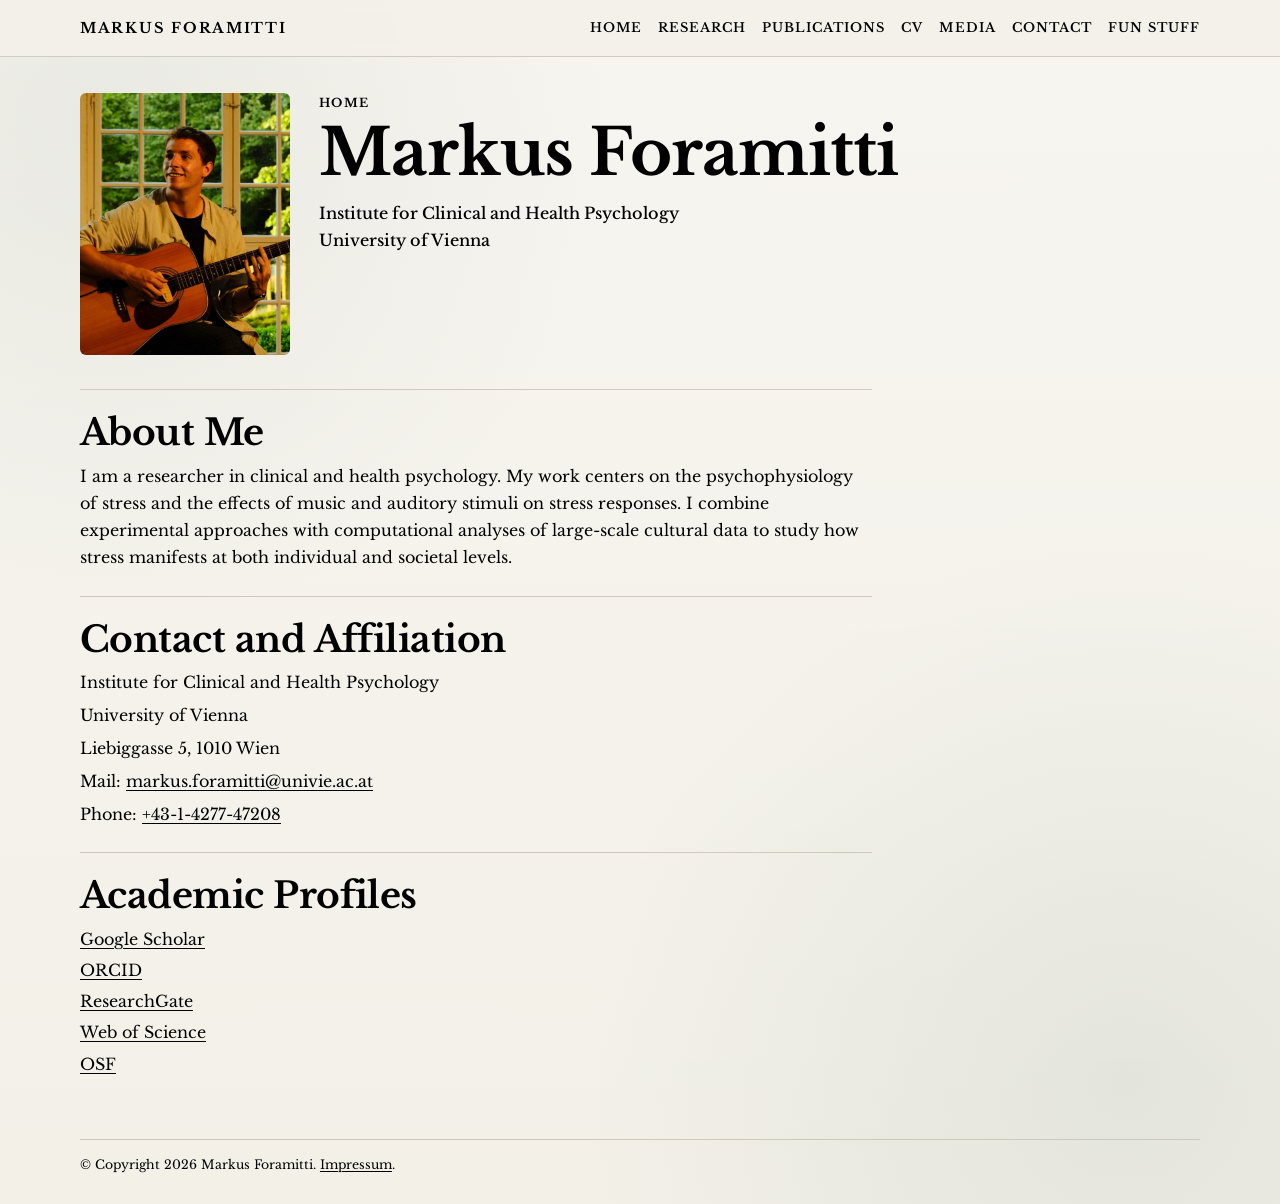
<file: index.html>
<!doctype html>
<html lang="en">
  <head>
    <meta charset="UTF-8" />
    <meta name="viewport" content="width=device-width, initial-scale=1" />
    <title>Home | Markus Foramitti</title>
    <meta
      name="description"
      content="Home page of Markus Foramitti, researcher in clinical and health psychology with a focus on psychophysiology of stress and auditory stimuli."
    />
    <link rel="canonical" href="https://markusforamitti.com/" />
    <meta property="og:title" content="Markus Foramitti" />
    <meta
      property="og:description"
      content="Research in clinical and health psychology, stress psychophysiology, and music-related stress responses."
    />
    <meta property="og:type" content="website" />
    <meta property="og:url" content="https://markusforamitti.com/" />
    <meta property="og:image" content="https://markusforamitti.com/Foto_website.jpeg" />
    <meta name="twitter:card" content="summary_large_image" />
    <meta name="twitter:title" content="Markus Foramitti" />
    <meta
      name="twitter:description"
      content="Research in clinical and health psychology, stress psychophysiology, and music-related stress responses."
    />
    <link rel="preconnect" href="https://fonts.googleapis.com" />
    <link rel="preconnect" href="https://fonts.gstatic.com" crossorigin />
    <link
      href="https://fonts.googleapis.com/css2?family=Libre+Baskerville:wght@400;700&display=swap"
      rel="stylesheet"
    />
    <link rel="stylesheet" href="./styles.css" />
    <script type="application/ld+json">
      {
        "@context": "https://schema.org",
        "@graph": [
          {
            "@type": "WebSite",
            "@id": "https://markusforamitti.com/#website",
            "name": "Markus Foramitti",
            "url": "https://markusforamitti.com/"
          },
          {
            "@type": "Person",
            "@id": "https://markusforamitti.com/#person",
            "name": "Markus Foramitti",
            "url": "https://markusforamitti.com/",
            "image": "https://markusforamitti.com/Foto_website.jpeg",
            "jobTitle": "Researcher in Clinical and Health Psychology",
            "affiliation": {
              "@type": "Organization",
              "name": "University of Vienna, Institute for Clinical and Health Psychology"
            },
            "email": "markus.foramitti@univie.ac.at",
            "telephone": "+43-1-4277-47208",
            "sameAs": [
              "https://scholar.google.com/citations?user=DZDmgwkAAAAJ&hl=de",
              "https://orcid.org/0009-0004-8712-4352",
              "https://www.researchgate.net/profile/Markus_Foramitti",
              "https://www.webofscience.com/wos/author/record/MCI-7844-2025",
              "https://osf.io/user/whpj5"
            ]
          },
          {
            "@type": "WebPage",
            "name": "Home",
            "url": "https://markusforamitti.com/",
            "isPartOf": { "@id": "https://markusforamitti.com/#website" },
            "about": { "@id": "https://markusforamitti.com/#person" }
          }
        ]
      }
    </script>
  </head>
  <body>
    <header class="site-header">
      <div class="wrap header-inner">
        <a class="brand" href="./index.html">Markus Foramitti</a>
        <button
          class="nav-toggle"
          type="button"
          aria-expanded="false"
          aria-controls="site-nav"
        >
          Menu
        </button>
        <nav class="site-nav" id="site-nav" aria-label="Primary">
          <a href="./index.html" aria-current="page">Home</a>
          <a href="./research.html">Research</a>
          <a href="./publications.html">Publications</a>
          <a href="./cv.html">CV</a>
          <a href="./media.html">Media</a>
          <a href="./contact.html">Contact</a>
          <a href="./fun-stuff.html">Fun Stuff</a>
        </nav>
      </div>
    </header>

    <main class="wrap home-main">
      <section class="hero">
        <img
          class="headshot"
          src="./Foto_website.jpeg"
          alt="Portrait of Markus Foramitti"
        />
        <div class="hero-copy">
          <p class="kicker">Home</p>
          <h1>Markus Foramitti</h1>
          <p class="affiliations">
            Institute for Clinical and Health Psychology<br />
            University of Vienna
          </p>
        </div>
      </section>

      <section class="content-section" aria-labelledby="about-heading">
        <h2 id="about-heading">About Me</h2>
        <p>
          I am a researcher in clinical and health psychology. My work centers on
          the psychophysiology of stress and the effects of music and auditory
          stimuli on stress responses. I combine experimental approaches with
          computational analyses of large-scale cultural data to study how stress
          manifests at both individual and societal levels.
        </p>
      </section>

      <section class="content-section" aria-labelledby="contact-heading">
        <h2 id="contact-heading">Contact and Affiliation</h2>
        <p>Institute for Clinical and Health Psychology</p>
        <p>University of Vienna</p>
        <p>Liebiggasse 5, 1010 Wien</p>
        <p>
          Mail:
          <a href="mailto:markus.foramitti@univie.ac.at">markus.foramitti@univie.ac.at</a>
        </p>
        <p>Phone: <a href="tel:+431427747208">+43-1-4277-47208</a></p>
      </section>

      <section class="content-section" aria-labelledby="platforms-heading">
        <h2 id="platforms-heading">Academic Profiles</h2>
        <ul class="links-list">
          <li>
            <a href="https://scholar.google.com/citations?user=DZDmgwkAAAAJ&hl=de"
              >Google Scholar</a
            >
          </li>
          <li><a href="https://orcid.org/0009-0004-8712-4352">ORCID</a></li>
          <li>
            <a href="https://www.researchgate.net/profile/Markus_Foramitti">ResearchGate</a>
          </li>
          <li>
            <a href="https://www.webofscience.com/wos/author/record/MCI-7844-2025"
              >Web of Science</a
            >
          </li>
          <li><a href="https://osf.io/user/whpj5">OSF</a></li>
        </ul>
      </section>
    </main>

    <footer class="site-footer wrap">
      <p>
        &copy; Copyright 2026 Markus Foramitti.
        <a href="./impressum.html">Impressum</a>.
      </p>
    </footer>

    <script src="./script.js"></script>
  </body>
</html>
</file>
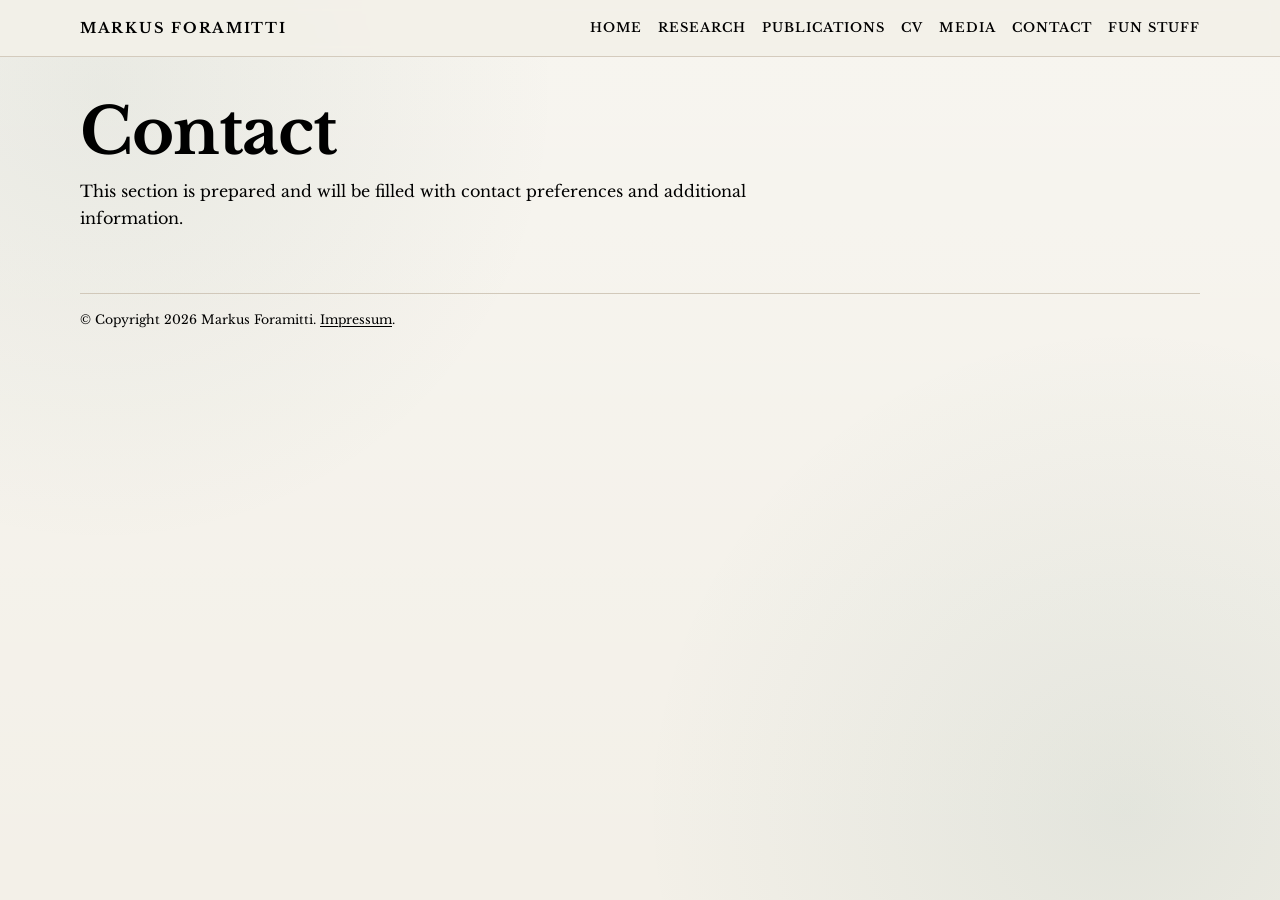
<file: contact.html>
<!doctype html>
<html lang="en">
  <head>
    <meta charset="UTF-8" />
    <meta name="viewport" content="width=device-width, initial-scale=1" />
    <title>Contact | Markus Foramitti</title>
    <meta
      name="description"
      content="Contact page of Markus Foramitti. Contact details and inquiry information will be listed here."
    />
    <link rel="canonical" href="https://markusforamitti.com/contact.html" />
    <meta property="og:title" content="Contact | Markus Foramitti" />
    <meta
      property="og:description"
      content="Contact information and affiliation details for Markus Foramitti."
    />
    <meta property="og:type" content="website" />
    <meta property="og:url" content="https://markusforamitti.com/contact.html" />
    <meta property="og:image" content="https://markusforamitti.com/Foto_website.jpeg" />
    <meta name="twitter:card" content="summary_large_image" />
    <meta name="twitter:title" content="Contact | Markus Foramitti" />
    <meta
      name="twitter:description"
      content="Contact information and affiliation details for Markus Foramitti."
    />
    <link rel="preconnect" href="https://fonts.googleapis.com" />
    <link rel="preconnect" href="https://fonts.gstatic.com" crossorigin />
    <link
      href="https://fonts.googleapis.com/css2?family=Libre+Baskerville:wght@400;700&display=swap"
      rel="stylesheet"
    />
    <link rel="stylesheet" href="./styles.css" />
    <script type="application/ld+json">
      {
        "@context": "https://schema.org",
        "@graph": [
          {
            "@type": "Person",
            "@id": "https://markusforamitti.com/#person",
            "name": "Markus Foramitti",
            "url": "https://markusforamitti.com/",
            "email": "markus.foramitti@univie.ac.at",
            "telephone": "+43-1-4277-47208",
            "sameAs": [
              "https://scholar.google.com/citations?user=DZDmgwkAAAAJ&hl=de",
              "https://orcid.org/0009-0004-8712-4352",
              "https://www.researchgate.net/profile/Markus_Foramitti",
              "https://www.webofscience.com/wos/author/record/MCI-7844-2025",
              "https://osf.io/user/whpj5"
            ]
          },
          {
            "@type": "ContactPage",
            "name": "Contact",
            "url": "https://markusforamitti.com/contact.html",
            "isPartOf": { "@type": "WebSite", "url": "https://markusforamitti.com/" },
            "about": { "@id": "https://markusforamitti.com/#person" }
          }
        ]
      }
    </script>
  </head>
  <body>
    <header class="site-header">
      <div class="wrap header-inner">
        <a class="brand" href="./index.html">Markus Foramitti</a>
        <button class="nav-toggle" type="button" aria-expanded="false" aria-controls="site-nav">
          Menu
        </button>
        <nav class="site-nav" id="site-nav" aria-label="Primary">
          <a href="./index.html">Home</a>
          <a href="./research.html">Research</a>
          <a href="./publications.html">Publications</a>
          <a href="./cv.html">CV</a>
          <a href="./media.html">Media</a>
          <a href="./contact.html" aria-current="page">Contact</a>
          <a href="./fun-stuff.html">Fun Stuff</a>
        </nav>
      </div>
    </header>
    <main class="wrap page-main">
      <h1>Contact</h1>
      <p class="placeholder-lead">This section is prepared and will be filled with contact preferences and additional information.</p>
    </main>
    <footer class="site-footer wrap">
      <p>&copy; Copyright 2026 Markus Foramitti. <a href="./impressum.html">Impressum</a>.</p>
    </footer>
    <script src="./script.js"></script>
  </body>
</html>
</file>
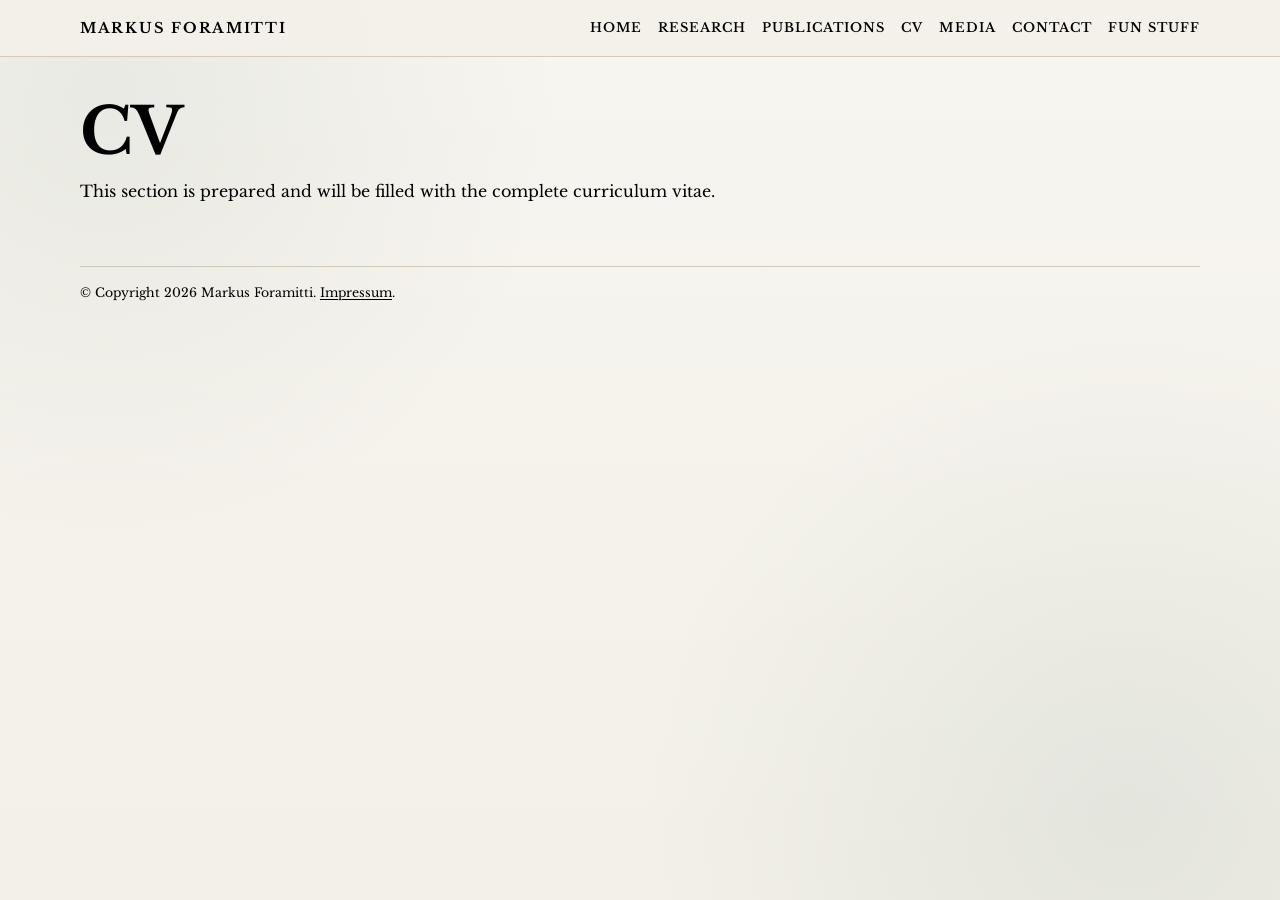
<file: cv.html>
<!doctype html>
<html lang="en">
  <head>
    <meta charset="UTF-8" />
    <meta name="viewport" content="width=device-width, initial-scale=1" />
    <title>CV | Markus Foramitti</title>
    <meta
      name="description"
      content="CV page of Markus Foramitti. Detailed academic CV content will be available here."
    />
    <link rel="canonical" href="https://markusforamitti.com/cv.html" />
    <meta property="og:title" content="CV | Markus Foramitti" />
    <meta
      property="og:description"
      content="Academic CV of Markus Foramitti with appointments, education, and research profile."
    />
    <meta property="og:type" content="website" />
    <meta property="og:url" content="https://markusforamitti.com/cv.html" />
    <meta property="og:image" content="https://markusforamitti.com/Foto_website.jpeg" />
    <meta name="twitter:card" content="summary_large_image" />
    <meta name="twitter:title" content="CV | Markus Foramitti" />
    <meta
      name="twitter:description"
      content="Academic CV of Markus Foramitti with appointments, education, and research profile."
    />
    <link rel="preconnect" href="https://fonts.googleapis.com" />
    <link rel="preconnect" href="https://fonts.gstatic.com" crossorigin />
    <link
      href="https://fonts.googleapis.com/css2?family=Libre+Baskerville:wght@400;700&display=swap"
      rel="stylesheet"
    />
    <link rel="stylesheet" href="./styles.css" />
    <script type="application/ld+json">
      {
        "@context": "https://schema.org",
        "@graph": [
          {
            "@type": "Person",
            "@id": "https://markusforamitti.com/#person",
            "name": "Markus Foramitti",
            "url": "https://markusforamitti.com/",
            "sameAs": [
              "https://scholar.google.com/citations?user=DZDmgwkAAAAJ&hl=de",
              "https://orcid.org/0009-0004-8712-4352",
              "https://www.researchgate.net/profile/Markus_Foramitti",
              "https://www.webofscience.com/wos/author/record/MCI-7844-2025",
              "https://osf.io/user/whpj5"
            ]
          },
          {
            "@type": "WebPage",
            "name": "CV",
            "url": "https://markusforamitti.com/cv.html",
            "isPartOf": { "@type": "WebSite", "url": "https://markusforamitti.com/" },
            "about": { "@id": "https://markusforamitti.com/#person" }
          }
        ]
      }
    </script>
  </head>
  <body>
    <header class="site-header">
      <div class="wrap header-inner">
        <a class="brand" href="./index.html">Markus Foramitti</a>
        <button class="nav-toggle" type="button" aria-expanded="false" aria-controls="site-nav">
          Menu
        </button>
        <nav class="site-nav" id="site-nav" aria-label="Primary">
          <a href="./index.html">Home</a>
          <a href="./research.html">Research</a>
          <a href="./publications.html">Publications</a>
          <a href="./cv.html" aria-current="page">CV</a>
          <a href="./media.html">Media</a>
          <a href="./contact.html">Contact</a>
          <a href="./fun-stuff.html">Fun Stuff</a>
        </nav>
      </div>
    </header>
    <main class="wrap page-main">
      <h1>CV</h1>
      <p class="placeholder-lead">This section is prepared and will be filled with the complete curriculum vitae.</p>
    </main>
    <footer class="site-footer wrap">
      <p>&copy; Copyright 2026 Markus Foramitti. <a href="./impressum.html">Impressum</a>.</p>
    </footer>
    <script src="./script.js"></script>
  </body>
</html>
</file>
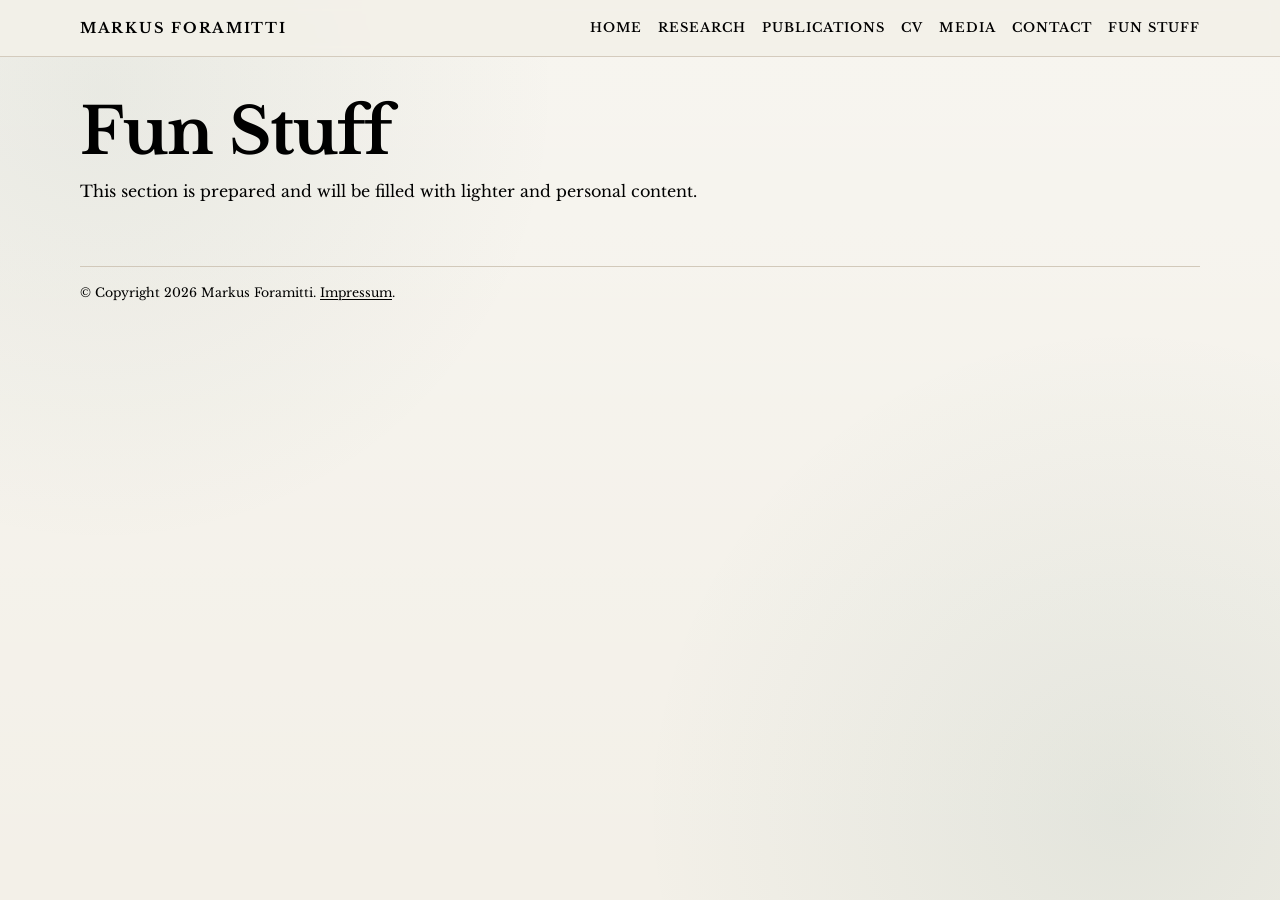
<file: fun-stuff.html>
<!doctype html>
<html lang="en">
  <head>
    <meta charset="UTF-8" />
    <meta name="viewport" content="width=device-width, initial-scale=1" />
    <title>Fun Stuff | Markus Foramitti</title>
    <meta
      name="description"
      content="Fun Stuff page of Markus Foramitti. Additional personal and creative content will be available here."
    />
    <link rel="canonical" href="https://markusforamitti.com/fun-stuff.html" />
    <meta property="og:title" content="Fun Stuff | Markus Foramitti" />
    <meta
      property="og:description"
      content="Additional personal and creative content by Markus Foramitti."
    />
    <meta property="og:type" content="website" />
    <meta property="og:url" content="https://markusforamitti.com/fun-stuff.html" />
    <meta property="og:image" content="https://markusforamitti.com/Foto_website.jpeg" />
    <meta name="twitter:card" content="summary_large_image" />
    <meta name="twitter:title" content="Fun Stuff | Markus Foramitti" />
    <meta
      name="twitter:description"
      content="Additional personal and creative content by Markus Foramitti."
    />
    <link rel="preconnect" href="https://fonts.googleapis.com" />
    <link rel="preconnect" href="https://fonts.gstatic.com" crossorigin />
    <link
      href="https://fonts.googleapis.com/css2?family=Libre+Baskerville:wght@400;700&display=swap"
      rel="stylesheet"
    />
    <link rel="stylesheet" href="./styles.css" />
    <script type="application/ld+json">
      {
        "@context": "https://schema.org",
        "@graph": [
          {
            "@type": "Person",
            "@id": "https://markusforamitti.com/#person",
            "name": "Markus Foramitti",
            "url": "https://markusforamitti.com/",
            "sameAs": [
              "https://scholar.google.com/citations?user=DZDmgwkAAAAJ&hl=de",
              "https://orcid.org/0009-0004-8712-4352",
              "https://www.researchgate.net/profile/Markus_Foramitti",
              "https://www.webofscience.com/wos/author/record/MCI-7844-2025",
              "https://osf.io/user/whpj5"
            ]
          },
          {
            "@type": "WebPage",
            "name": "Fun Stuff",
            "url": "https://markusforamitti.com/fun-stuff.html",
            "isPartOf": { "@type": "WebSite", "url": "https://markusforamitti.com/" },
            "about": { "@id": "https://markusforamitti.com/#person" }
          }
        ]
      }
    </script>
  </head>
  <body>
    <header class="site-header">
      <div class="wrap header-inner">
        <a class="brand" href="./index.html">Markus Foramitti</a>
        <button class="nav-toggle" type="button" aria-expanded="false" aria-controls="site-nav">
          Menu
        </button>
        <nav class="site-nav" id="site-nav" aria-label="Primary">
          <a href="./index.html">Home</a>
          <a href="./research.html">Research</a>
          <a href="./publications.html">Publications</a>
          <a href="./cv.html">CV</a>
          <a href="./media.html">Media</a>
          <a href="./contact.html">Contact</a>
          <a href="./fun-stuff.html" aria-current="page">Fun Stuff</a>
        </nav>
      </div>
    </header>
    <main class="wrap page-main">
      <h1>Fun Stuff</h1>
      <p class="placeholder-lead">This section is prepared and will be filled with lighter and personal content.</p>
    </main>
    <footer class="site-footer wrap">
      <p>&copy; Copyright 2026 Markus Foramitti. <a href="./impressum.html">Impressum</a>.</p>
    </footer>
    <script src="./script.js"></script>
  </body>
</html>
</file>
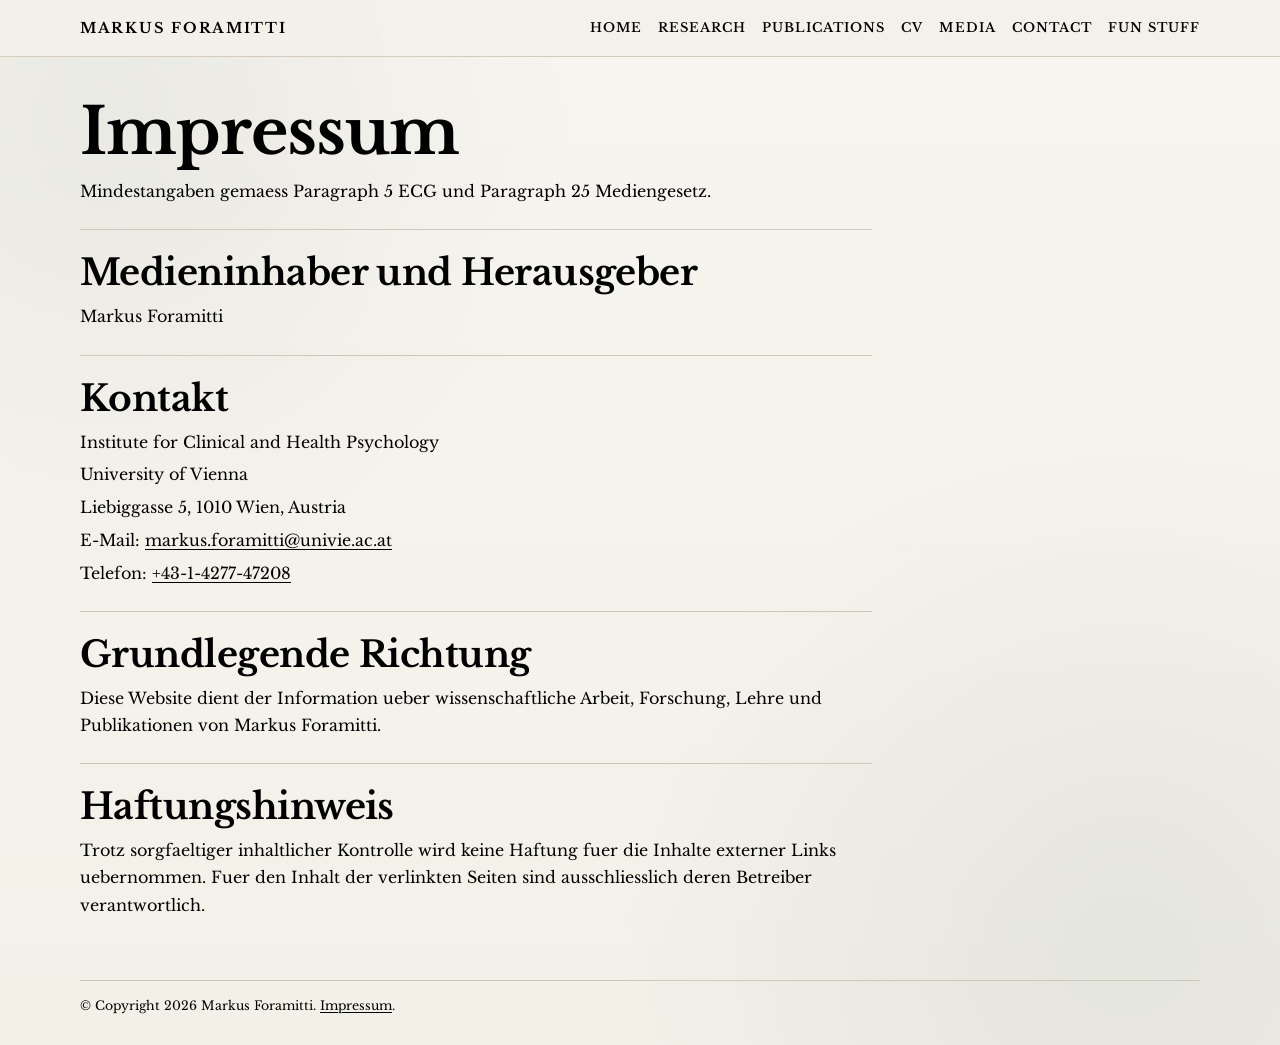
<file: impressum.html>
<!doctype html>
<html lang="de">
  <head>
    <meta charset="UTF-8" />
    <meta name="viewport" content="width=device-width, initial-scale=1" />
    <title>Impressum | Markus Foramitti</title>
    <meta
      name="description"
      content="Impressum von markusforamitti.com mit den Mindestangaben gemaess ECG und Mediengesetz."
    />
    <link rel="canonical" href="https://markusforamitti.com/impressum.html" />
    <meta property="og:title" content="Impressum | Markus Foramitti" />
    <meta
      property="og:description"
      content="Impressum von markusforamitti.com mit den Mindestangaben gemaess ECG und Mediengesetz."
    />
    <meta property="og:type" content="website" />
    <meta property="og:url" content="https://markusforamitti.com/impressum.html" />
    <meta property="og:image" content="https://markusforamitti.com/Foto_website.jpeg" />
    <meta name="twitter:card" content="summary_large_image" />
    <meta name="twitter:title" content="Impressum | Markus Foramitti" />
    <meta
      name="twitter:description"
      content="Impressum von markusforamitti.com mit den Mindestangaben gemaess ECG und Mediengesetz."
    />
    <link rel="preconnect" href="https://fonts.googleapis.com" />
    <link rel="preconnect" href="https://fonts.gstatic.com" crossorigin />
    <link
      href="https://fonts.googleapis.com/css2?family=Libre+Baskerville:wght@400;700&display=swap"
      rel="stylesheet"
    />
    <link rel="stylesheet" href="./styles.css" />
    <script type="application/ld+json">
      {
        "@context": "https://schema.org",
        "@graph": [
          {
            "@type": "Person",
            "@id": "https://markusforamitti.com/#person",
            "name": "Markus Foramitti",
            "url": "https://markusforamitti.com/"
          },
          {
            "@type": "WebPage",
            "name": "Impressum",
            "url": "https://markusforamitti.com/impressum.html",
            "isPartOf": { "@type": "WebSite", "url": "https://markusforamitti.com/" },
            "about": { "@id": "https://markusforamitti.com/#person" }
          }
        ]
      }
    </script>
  </head>
  <body>
    <header class="site-header">
      <div class="wrap header-inner">
        <a class="brand" href="./index.html">Markus Foramitti</a>
        <button class="nav-toggle" type="button" aria-expanded="false" aria-controls="site-nav">
          Menu
        </button>
        <nav class="site-nav" id="site-nav" aria-label="Primary">
          <a href="./index.html">Home</a>
          <a href="./research.html">Research</a>
          <a href="./publications.html">Publications</a>
          <a href="./cv.html">CV</a>
          <a href="./media.html">Media</a>
          <a href="./contact.html">Contact</a>
          <a href="./fun-stuff.html">Fun Stuff</a>
        </nav>
      </div>
    </header>
    <main class="wrap page-main">
      <h1>Impressum</h1>
      <p class="placeholder-lead">
        Mindestangaben gemaess Paragraph 5 ECG und Paragraph 25 Mediengesetz.
      </p>

      <section class="content-section">
        <h2>Medieninhaber und Herausgeber</h2>
        <p>Markus Foramitti</p>
      </section>

      <section class="content-section">
        <h2>Kontakt</h2>
        <p>Institute for Clinical and Health Psychology</p>
        <p>University of Vienna</p>
        <p>Liebiggasse 5, 1010 Wien, Austria</p>
        <p>
          E-Mail:
          <a href="mailto:markus.foramitti@univie.ac.at">markus.foramitti@univie.ac.at</a>
        </p>
        <p>Telefon: <a href="tel:+431427747208">+43-1-4277-47208</a></p>
      </section>

      <section class="content-section">
        <h2>Grundlegende Richtung</h2>
        <p>
          Diese Website dient der Information ueber wissenschaftliche Arbeit,
          Forschung, Lehre und Publikationen von Markus Foramitti.
        </p>
      </section>

      <section class="content-section">
        <h2>Haftungshinweis</h2>
        <p>
          Trotz sorgfaeltiger inhaltlicher Kontrolle wird keine Haftung fuer die
          Inhalte externer Links uebernommen. Fuer den Inhalt der verlinkten
          Seiten sind ausschliesslich deren Betreiber verantwortlich.
        </p>
      </section>
    </main>
    <footer class="site-footer wrap">
      <p>&copy; Copyright 2026 Markus Foramitti. <a href="./impressum.html">Impressum</a>.</p>
    </footer>
    <script src="./script.js"></script>
  </body>
</html>
</file>
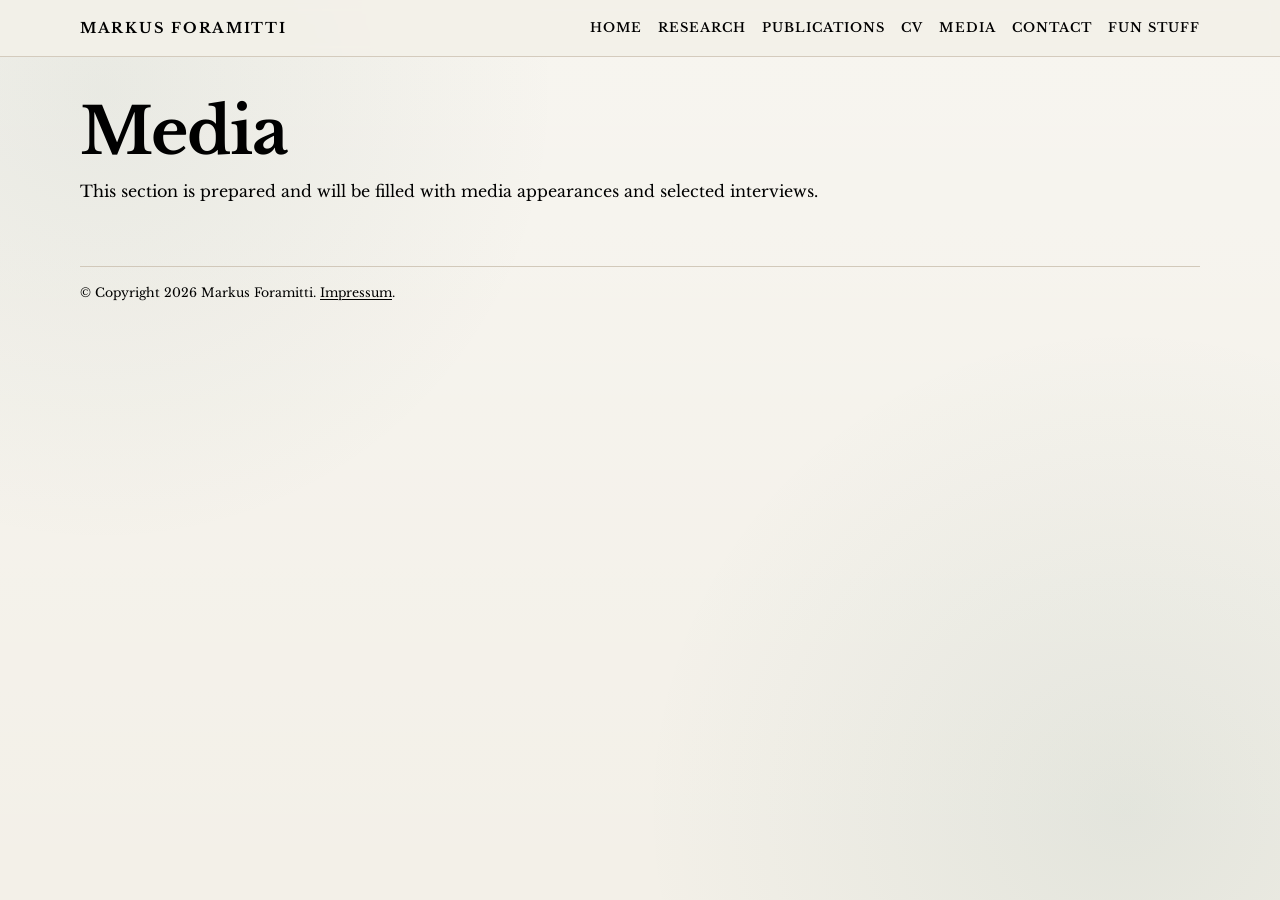
<file: media.html>
<!doctype html>
<html lang="en">
  <head>
    <meta charset="UTF-8" />
    <meta name="viewport" content="width=device-width, initial-scale=1" />
    <title>Media | Markus Foramitti</title>
    <meta
      name="description"
      content="Media page of Markus Foramitti. Press and interviews will be listed here."
    />
    <link rel="canonical" href="https://markusforamitti.com/media.html" />
    <meta property="og:title" content="Media | Markus Foramitti" />
    <meta
      property="og:description"
      content="Media appearances, interviews, and press mentions of Markus Foramitti."
    />
    <meta property="og:type" content="website" />
    <meta property="og:url" content="https://markusforamitti.com/media.html" />
    <meta property="og:image" content="https://markusforamitti.com/Foto_website.jpeg" />
    <meta name="twitter:card" content="summary_large_image" />
    <meta name="twitter:title" content="Media | Markus Foramitti" />
    <meta
      name="twitter:description"
      content="Media appearances, interviews, and press mentions of Markus Foramitti."
    />
    <link rel="preconnect" href="https://fonts.googleapis.com" />
    <link rel="preconnect" href="https://fonts.gstatic.com" crossorigin />
    <link
      href="https://fonts.googleapis.com/css2?family=Libre+Baskerville:wght@400;700&display=swap"
      rel="stylesheet"
    />
    <link rel="stylesheet" href="./styles.css" />
    <script type="application/ld+json">
      {
        "@context": "https://schema.org",
        "@graph": [
          {
            "@type": "Person",
            "@id": "https://markusforamitti.com/#person",
            "name": "Markus Foramitti",
            "url": "https://markusforamitti.com/",
            "sameAs": [
              "https://scholar.google.com/citations?user=DZDmgwkAAAAJ&hl=de",
              "https://orcid.org/0009-0004-8712-4352",
              "https://www.researchgate.net/profile/Markus_Foramitti",
              "https://www.webofscience.com/wos/author/record/MCI-7844-2025",
              "https://osf.io/user/whpj5"
            ]
          },
          {
            "@type": "WebPage",
            "name": "Media",
            "url": "https://markusforamitti.com/media.html",
            "isPartOf": { "@type": "WebSite", "url": "https://markusforamitti.com/" },
            "about": { "@id": "https://markusforamitti.com/#person" }
          }
        ]
      }
    </script>
  </head>
  <body>
    <header class="site-header">
      <div class="wrap header-inner">
        <a class="brand" href="./index.html">Markus Foramitti</a>
        <button class="nav-toggle" type="button" aria-expanded="false" aria-controls="site-nav">
          Menu
        </button>
        <nav class="site-nav" id="site-nav" aria-label="Primary">
          <a href="./index.html">Home</a>
          <a href="./research.html">Research</a>
          <a href="./publications.html">Publications</a>
          <a href="./cv.html">CV</a>
          <a href="./media.html" aria-current="page">Media</a>
          <a href="./contact.html">Contact</a>
          <a href="./fun-stuff.html">Fun Stuff</a>
        </nav>
      </div>
    </header>
    <main class="wrap page-main">
      <h1>Media</h1>
      <p class="placeholder-lead">This section is prepared and will be filled with media appearances and selected interviews.</p>
    </main>
    <footer class="site-footer wrap">
      <p>&copy; Copyright 2026 Markus Foramitti. <a href="./impressum.html">Impressum</a>.</p>
    </footer>
    <script src="./script.js"></script>
  </body>
</html>
</file>
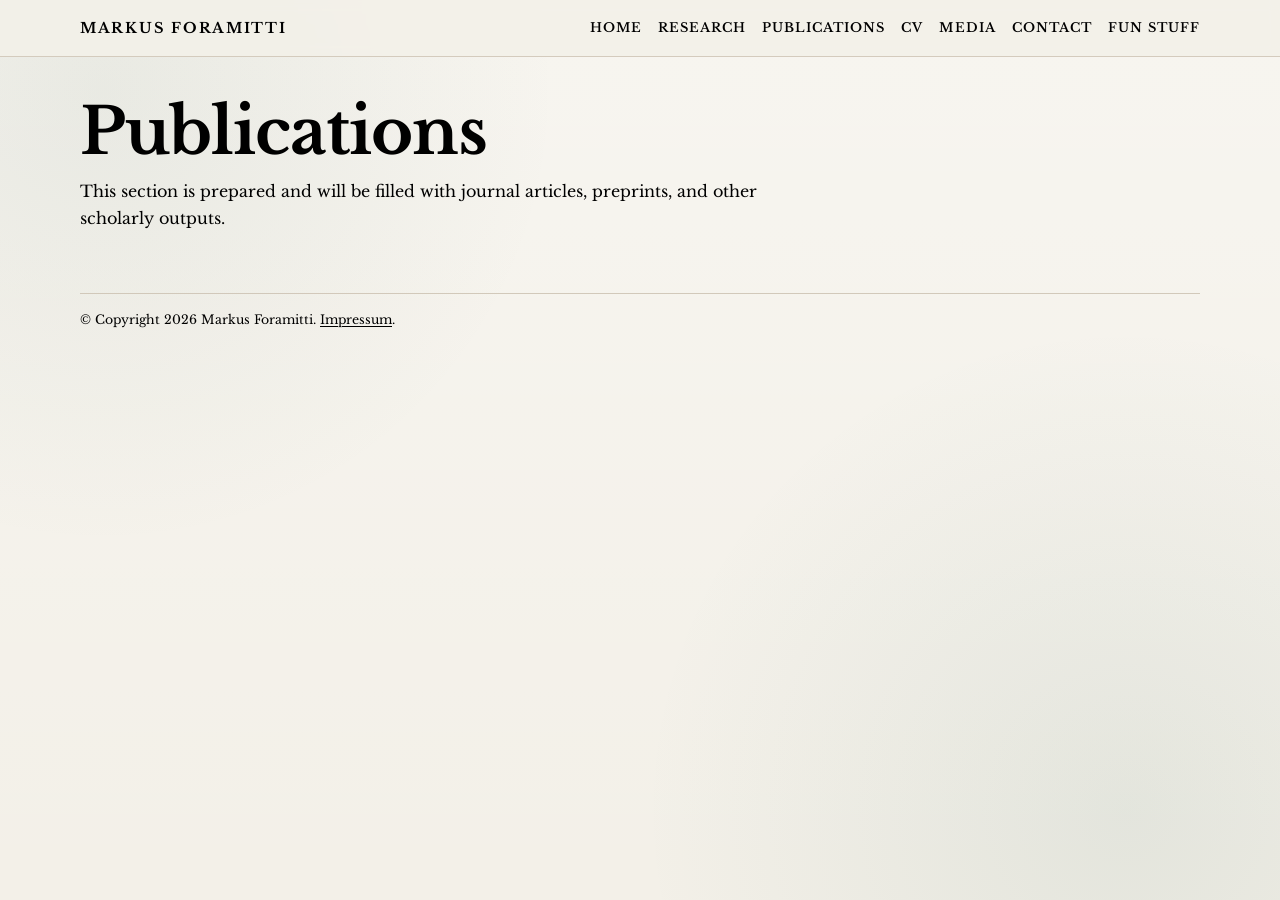
<file: publications.html>
<!doctype html>
<html lang="en">
  <head>
    <meta charset="UTF-8" />
    <meta name="viewport" content="width=device-width, initial-scale=1" />
    <title>Publications | Markus Foramitti</title>
    <meta
      name="description"
      content="Publications page of Markus Foramitti. Full publication list will be added here."
    />
    <link rel="canonical" href="https://markusforamitti.com/publications.html" />
    <meta property="og:title" content="Publications | Markus Foramitti" />
    <meta
      property="og:description"
      content="Publications and scholarly outputs by Markus Foramitti."
    />
    <meta property="og:type" content="website" />
    <meta property="og:url" content="https://markusforamitti.com/publications.html" />
    <meta property="og:image" content="https://markusforamitti.com/Foto_website.jpeg" />
    <meta name="twitter:card" content="summary_large_image" />
    <meta name="twitter:title" content="Publications | Markus Foramitti" />
    <meta
      name="twitter:description"
      content="Publications and scholarly outputs by Markus Foramitti."
    />
    <link rel="preconnect" href="https://fonts.googleapis.com" />
    <link rel="preconnect" href="https://fonts.gstatic.com" crossorigin />
    <link
      href="https://fonts.googleapis.com/css2?family=Libre+Baskerville:wght@400;700&display=swap"
      rel="stylesheet"
    />
    <link rel="stylesheet" href="./styles.css" />
    <script type="application/ld+json">
      {
        "@context": "https://schema.org",
        "@graph": [
          {
            "@type": "Person",
            "@id": "https://markusforamitti.com/#person",
            "name": "Markus Foramitti",
            "url": "https://markusforamitti.com/",
            "sameAs": [
              "https://scholar.google.com/citations?user=DZDmgwkAAAAJ&hl=de",
              "https://orcid.org/0009-0004-8712-4352",
              "https://www.researchgate.net/profile/Markus_Foramitti",
              "https://www.webofscience.com/wos/author/record/MCI-7844-2025",
              "https://osf.io/user/whpj5"
            ]
          },
          {
            "@type": "CollectionPage",
            "name": "Publications",
            "url": "https://markusforamitti.com/publications.html",
            "isPartOf": { "@type": "WebSite", "url": "https://markusforamitti.com/" },
            "about": { "@id": "https://markusforamitti.com/#person" }
          },
          {
            "@type": "ItemList",
            "@id": "https://markusforamitti.com/publications.html#publication-list",
            "name": "Publications by Markus Foramitti",
            "itemListElement": []
          }
        ]
      }
    </script>
    <template id="scholarly-article-jsonld-template">
      {
        "@context": "https://schema.org",
        "@type": "ScholarlyArticle",
        "headline": "Replace with publication title",
        "author": [
          { "@type": "Person", "name": "Markus Foramitti" }
        ],
        "datePublished": "YYYY-MM-DD",
        "url": "https://doi.org/replace-with-doi-or-link",
        "isPartOf": {
          "@type": "Periodical",
          "name": "Replace with journal name"
        }
      }
    </template>
  </head>
  <body>
    <header class="site-header">
      <div class="wrap header-inner">
        <a class="brand" href="./index.html">Markus Foramitti</a>
        <button class="nav-toggle" type="button" aria-expanded="false" aria-controls="site-nav">
          Menu
        </button>
        <nav class="site-nav" id="site-nav" aria-label="Primary">
          <a href="./index.html">Home</a>
          <a href="./research.html">Research</a>
          <a href="./publications.html" aria-current="page">Publications</a>
          <a href="./cv.html">CV</a>
          <a href="./media.html">Media</a>
          <a href="./contact.html">Contact</a>
          <a href="./fun-stuff.html">Fun Stuff</a>
        </nav>
      </div>
    </header>
    <main class="wrap page-main">
      <h1>Publications</h1>
      <p class="placeholder-lead">This section is prepared and will be filled with journal articles, preprints, and other scholarly outputs.</p>
    </main>
    <footer class="site-footer wrap">
      <p>&copy; Copyright 2026 Markus Foramitti. <a href="./impressum.html">Impressum</a>.</p>
    </footer>
    <script src="./script.js"></script>
  </body>
</html>
</file>
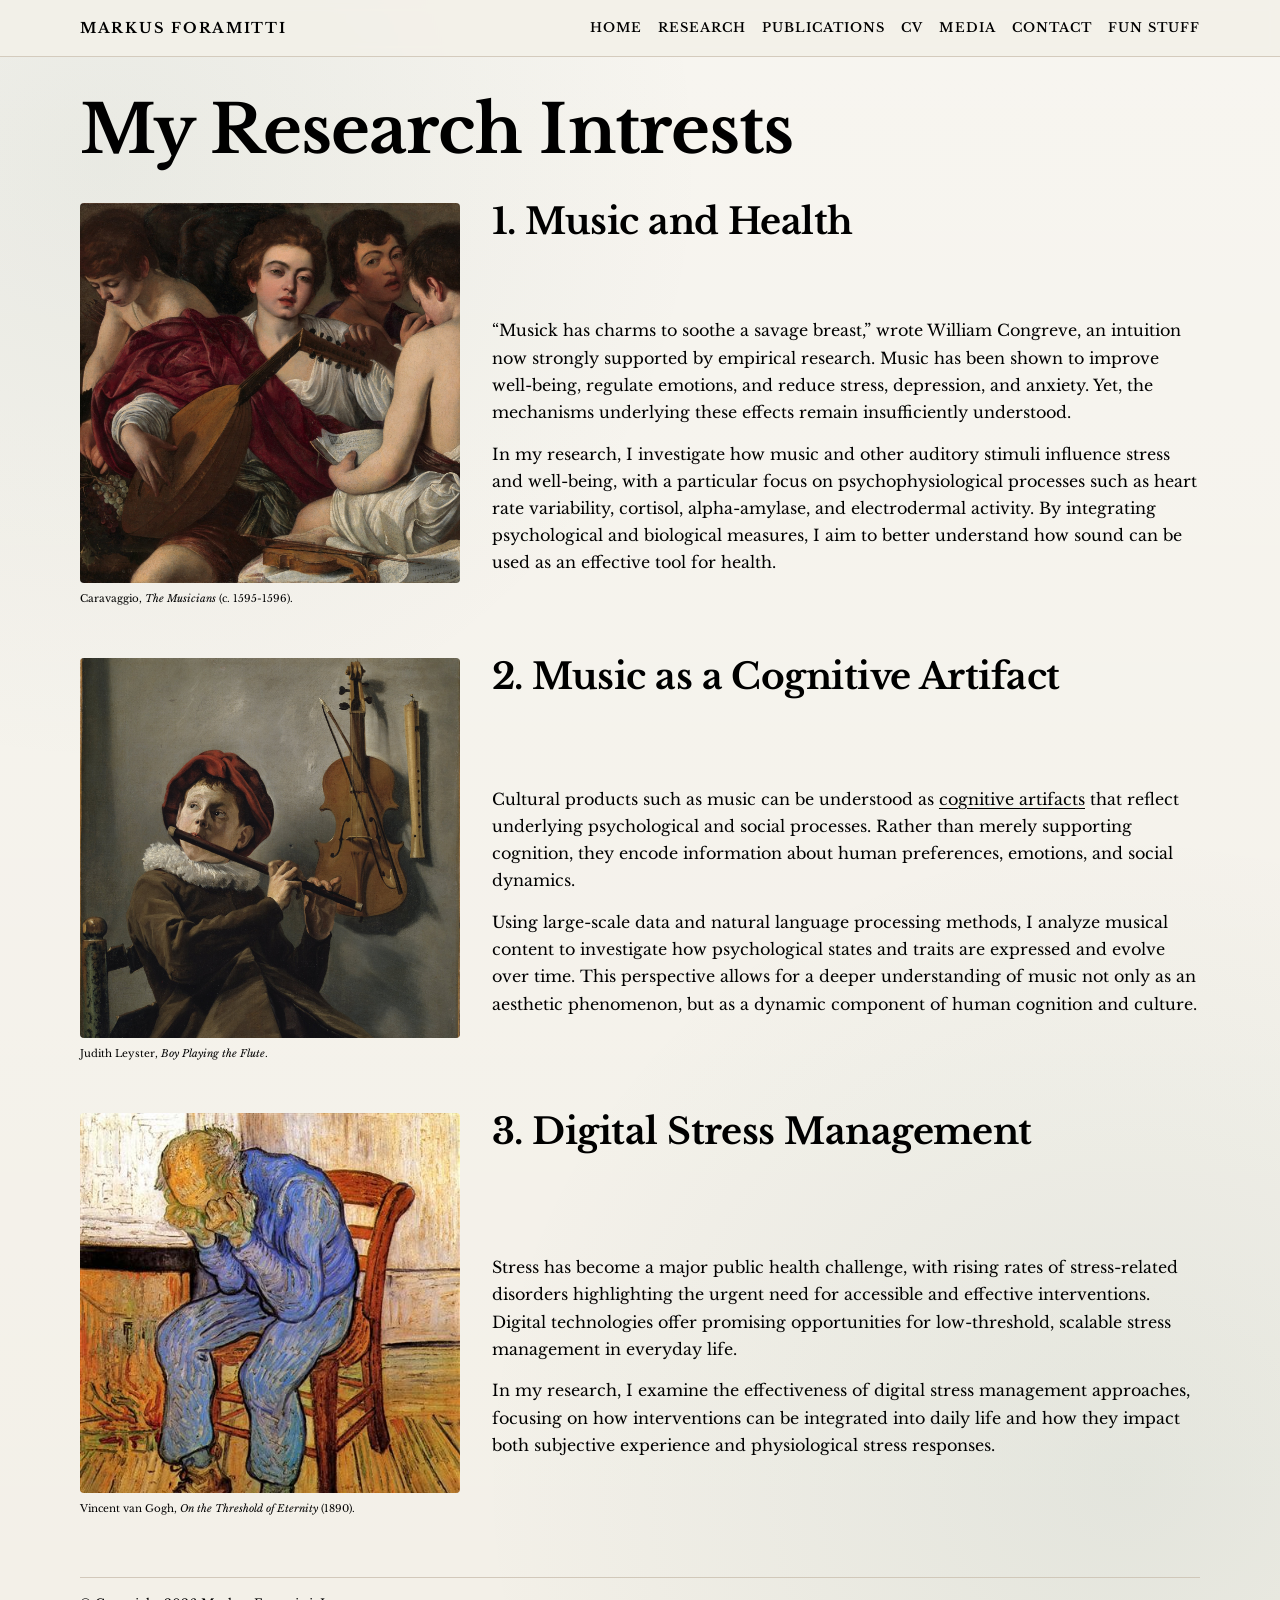
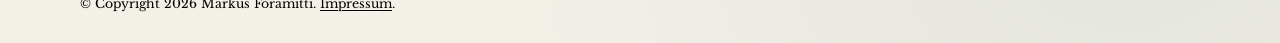
<file: research.html>
<!doctype html>
<html lang="en">
  <head>
    <meta charset="UTF-8" />
    <meta name="viewport" content="width=device-width, initial-scale=1" />
    <title>Research | Markus Foramitti</title>
    <meta
      name="description"
      content="Research page of Markus Foramitti. Detailed project content will be published here."
    />
    <link rel="canonical" href="https://markusforamitti.com/research.html" />
    <meta property="og:title" content="Research | Markus Foramitti" />
    <meta
      property="og:description"
      content="Research topics, methods, and collaborations by Markus Foramitti."
    />
    <meta property="og:type" content="website" />
    <meta property="og:url" content="https://markusforamitti.com/research.html" />
    <meta property="og:image" content="https://markusforamitti.com/Foto_website.jpeg" />
    <meta name="twitter:card" content="summary_large_image" />
    <meta name="twitter:title" content="Research | Markus Foramitti" />
    <meta
      name="twitter:description"
      content="Research topics, methods, and collaborations by Markus Foramitti."
    />
    <link rel="preconnect" href="https://fonts.googleapis.com" />
    <link rel="preconnect" href="https://fonts.gstatic.com" crossorigin />
    <link
      href="https://fonts.googleapis.com/css2?family=Libre+Baskerville:wght@400;700&display=swap"
      rel="stylesheet"
    />
    <link rel="stylesheet" href="./styles.css" />
    <script type="application/ld+json">
      {
        "@context": "https://schema.org",
        "@graph": [
          {
            "@type": "Person",
            "@id": "https://markusforamitti.com/#person",
            "name": "Markus Foramitti",
            "url": "https://markusforamitti.com/",
            "sameAs": [
              "https://scholar.google.com/citations?user=DZDmgwkAAAAJ&hl=de",
              "https://orcid.org/0009-0004-8712-4352",
              "https://www.researchgate.net/profile/Markus_Foramitti",
              "https://www.webofscience.com/wos/author/record/MCI-7844-2025",
              "https://osf.io/user/whpj5"
            ]
          },
          {
            "@type": "WebPage",
            "name": "Research",
            "url": "https://markusforamitti.com/research.html",
            "isPartOf": { "@type": "WebSite", "url": "https://markusforamitti.com/" },
            "about": { "@id": "https://markusforamitti.com/#person" }
          }
        ]
      }
    </script>
  </head>
  <body>
    <header class="site-header">
      <div class="wrap header-inner">
        <a class="brand" href="./index.html">Markus Foramitti</a>
        <button class="nav-toggle" type="button" aria-expanded="false" aria-controls="site-nav">
          Menu
        </button>
        <nav class="site-nav" id="site-nav" aria-label="Primary">
          <a href="./index.html">Home</a>
          <a href="./research.html" aria-current="page">Research</a>
          <a href="./publications.html">Publications</a>
          <a href="./cv.html">CV</a>
          <a href="./media.html">Media</a>
          <a href="./contact.html">Contact</a>
          <a href="./fun-stuff.html">Fun Stuff</a>
        </nav>
      </div>
    </header>
    <main class="wrap page-main">
      <h1 class="research-title">
        <span class="research-title-big">My Research Intrests</span>
      </h1>

      <section class="research-grid" aria-label="Research interests">
        <article class="research-item">
          <h2 class="research-item-heading">1. Music and Health</h2>
          <figure class="research-figure">
            <img
              src="./Caravaggio-TheMusicians.jpg"
              alt="Caravaggio painting The Musicians"
              loading="lazy"
            />
            <figcaption>
              Caravaggio, <em>The Musicians</em> (c. 1595-1596).
            </figcaption>
          </figure>
          <div class="research-copy">
            <p>
              “Musick has charms to soothe a savage breast,” wrote William
              Congreve, an intuition now strongly supported by empirical
              research. Music has been shown to improve well-being, regulate
              emotions, and reduce stress, depression, and anxiety. Yet, the
              mechanisms underlying these effects remain insufficiently
              understood.
            </p>
            <p>
              In my research, I investigate how music and other auditory stimuli
              influence stress and well-being, with a particular focus on
              psychophysiological processes such as heart rate variability,
              cortisol, alpha-amylase, and electrodermal activity. By
              integrating psychological and biological measures, I aim to better
              understand how sound can be used as an effective tool for health.
            </p>
          </div>
        </article>

        <article class="research-item">
          <h2 class="research-item-heading">2. Music as a Cognitive Artifact</h2>
          <figure class="research-figure">
            <img
              src="./JudithLeyster-BoyplayingtheFlute.jpg"
              alt="Painting by Judith Leyster"
              loading="lazy"
            />
            <figcaption>
              Judith Leyster, <em>Boy Playing the Flute</em>.
            </figcaption>
          </figure>
          <div class="research-copy">
            <p>
              Cultural products such as music can be understood as
              <a
                href="https://www.cell.com/trends/cognitive-sciences/abstract/S1364-6613(23)00259-0?_returnURL=https%3A%2F%2Flinkinghub.elsevier.com%2Fretrieve%2Fpii%2FS1364661323002590%3Fshowall%3Dtrue"
                >cognitive artifacts</a
              >
              that reflect underlying psychological and social processes.
              Rather than merely supporting cognition, they encode
              information about human preferences, emotions, and social dynamics.
            </p>
            <p>
              Using large-scale data and natural language processing methods, I
              analyze musical content to investigate how psychological states and
              traits are expressed and evolve over time. This perspective allows
              for a deeper understanding of music not only as an aesthetic
              phenomenon, but as a dynamic component of human cognition and
              culture.
            </p>
          </div>
        </article>

        <article class="research-item">
          <h2 class="research-item-heading">3. Digital Stress Management</h2>
          <figure class="research-figure">
            <img
              src="./Van Gogh - On the Threshold of Eternity.jpg"
              alt="Vincent van Gogh painting On the Threshold of Eternity"
              loading="lazy"
            />
            <figcaption>
              Vincent van Gogh,
              <em>On the Threshold of Eternity</em> (1890).
            </figcaption>
          </figure>
          <div class="research-copy">
            <p>
              Stress has become a major public health challenge, with rising
              rates of stress-related disorders highlighting the urgent need for
              accessible and effective interventions. Digital technologies offer
              promising opportunities for low-threshold, scalable stress
              management in everyday life.
            </p>
            <p>
              In my research, I examine the effectiveness of digital stress
              management approaches, focusing on how interventions can be
              integrated into daily life and how they impact both subjective
              experience and physiological stress responses.
            </p>
          </div>
        </article>
      </section>
    </main>
    <footer class="site-footer wrap">
      <p>&copy; Copyright 2026 Markus Foramitti. <a href="./impressum.html">Impressum</a>.</p>
    </footer>
    <script src="./script.js"></script>
  </body>
</html>
</file>
<file: styles.css>
:root {
  --bg: #f3f0e8;
  --ink: #000000;
  --muted: #000000;
  --line: #cfc5b5;
  --accent: #2c6558;
  --max-width: 1120px;
}

*,
*::before,
*::after {
  box-sizing: border-box;
}

html {
  scroll-behavior: smooth;
}

body {
  margin: 0;
  min-height: 100vh;
  font-family: "Libre Baskerville", serif;
  color: var(--ink);
  background-color: var(--bg);
  background-image:
    radial-gradient(circle at 8% 10%, rgba(70, 103, 85, 0.08), transparent 32%),
    radial-gradient(circle at 88% 90%, rgba(42, 94, 81, 0.08), transparent 35%),
    linear-gradient(180deg, rgba(255, 255, 255, 0.35), rgba(255, 255, 255, 0));
  line-height: 1.7;
}

img {
  display: block;
  max-width: 100%;
}

a {
  color: var(--ink);
  text-decoration-thickness: 1px;
  text-underline-offset: 0.16em;
}

.wrap {
  width: min(var(--max-width), calc(100% - 2.5rem));
  margin: 0 auto;
}

.site-header {
  position: sticky;
  top: 0;
  z-index: 20;
  backdrop-filter: blur(6px);
  background: rgba(243, 240, 232, 0.87);
  border-bottom: 1px solid rgba(207, 197, 181, 0.85);
}

.header-inner {
  display: flex;
  align-items: center;
  justify-content: space-between;
  gap: 1.2rem;
  padding: 1rem 0;
}

.brand {
  color: var(--ink);
  text-decoration: none;
  font-size: 0.9rem;
  text-transform: uppercase;
  letter-spacing: 0.12em;
  font-weight: 700;
}

.nav-toggle {
  display: none;
  font: inherit;
  color: var(--ink);
  background: transparent;
  border: 1px solid var(--line);
  border-radius: 999px;
  padding: 0.4rem 0.8rem;
}

.site-nav {
  display: flex;
  flex-wrap: wrap;
  justify-content: flex-end;
  gap: 0.55rem 1rem;
}

.site-nav a {
  color: var(--muted);
  text-decoration: none;
  font-size: 0.8rem;
  text-transform: uppercase;
  letter-spacing: 0.08em;
  font-weight: 600;
}

.site-nav a[aria-current="page"],
.site-nav a:hover {
  color: var(--ink);
}

.home-main,
.page-main {
  padding: 2.2rem 0 3.8rem;
}

.hero {
  display: grid;
  grid-template-columns: minmax(140px, 210px) minmax(0, 1fr);
  align-items: start;
  gap: 1.8rem;
  margin-bottom: 2.1rem;
}

.headshot {
  width: 100%;
  max-width: 210px;
  aspect-ratio: 4 / 5;
  object-fit: cover;
  border-radius: 6px;
}

.kicker {
  margin: 0;
  font-size: 0.75rem;
  text-transform: uppercase;
  letter-spacing: 0.13em;
  color: var(--ink);
  font-weight: 700;
}

h1,
h2 {
  margin: 0;
  font-family: "Libre Baskerville", serif;
  letter-spacing: -0.015em;
  line-height: 1.05;
}

h1 {
  margin-top: 0.35rem;
  font-size: clamp(2.2rem, 5vw, 4.25rem);
}

h2 {
  font-size: clamp(1.6rem, 3.2vw, 2.25rem);
}

p {
  margin: 0;
  color: var(--muted);
}

.affiliations {
  margin-top: 0.9rem;
  color: var(--ink);
  font-size: 1rem;
  font-weight: 500;
}

.content-section {
  max-width: 72ch;
  padding-top: 1.5rem;
  margin-top: 1.5rem;
  border-top: 1px solid rgba(207, 197, 181, 0.9);
}

.content-section p + p {
  margin-top: 0.35rem;
}

.content-section h2 {
  margin-bottom: 0.7rem;
}

.links-list {
  margin: 0;
  padding: 0;
  list-style: none;
  display: grid;
  gap: 0.25rem;
}

.page-main h1 {
  margin-bottom: 0.8rem;
}

.placeholder-lead {
  max-width: 68ch;
}

.impressum-list {
  margin: 0.5rem 0 0;
  padding-left: 1rem;
}

.page-main .research-title {
  display: grid;
  gap: 0.3rem;
  margin-bottom: 2.6rem;
}

.research-title-big {
  font-size: clamp(2.1rem, 5.2vw, 4.7rem);
  line-height: 0.95;
}

.research-grid {
  display: grid;
  gap: 3.2rem;
}

.research-item {
  display: grid;
  grid-template-columns: minmax(240px, 380px) minmax(0, 1fr);
  align-items: start;
  gap: 2rem;
}

.research-item-heading {
  grid-column: 2;
  margin: 0 0 0.9rem;
}

.research-copy {
  grid-column: 2;
}

.research-copy p + p {
  margin-top: 0.9rem;
}

.research-figure {
  grid-column: 1;
  grid-row: 1 / span 2;
  margin: 0;
}

.research-figure img {
  width: 100%;
  max-width: 380px;
  height: auto;
  border-radius: 4px;
}

.research-figure figcaption {
  margin-top: 0.55rem;
  font-size: 0.64rem;
  line-height: 1.45;
}

.site-footer {
  padding-bottom: 1.8rem;
}

.site-footer p {
  margin: 0;
  padding-top: 0.9rem;
  border-top: 1px solid rgba(207, 197, 181, 0.9);
  font-size: 0.78rem;
  color: var(--muted);
}

@media (max-width: 860px) {
  .hero {
    grid-template-columns: 1fr;
    gap: 1.1rem;
  }

  .headshot {
    max-width: 165px;
  }

  .research-item {
    grid-template-columns: 1fr;
    gap: 1.2rem;
  }

  .research-item-heading,
  .research-figure,
  .research-copy {
    grid-column: auto;
    grid-row: auto;
  }

  .research-item-heading {
    margin-bottom: 0;
  }

  .research-grid {
    gap: 2.5rem;
  }
}

@media (max-width: 760px) {
  .header-inner {
    align-items: flex-start;
    flex-wrap: wrap;
  }

  .nav-toggle {
    display: inline-flex;
    align-items: center;
  }

  .site-nav {
    display: none;
    width: 100%;
    border-top: 1px solid rgba(207, 197, 181, 0.9);
    padding-top: 0.55rem;
    justify-content: flex-start;
  }

  .site-nav.is-open {
    display: flex;
  }
}
</file>
